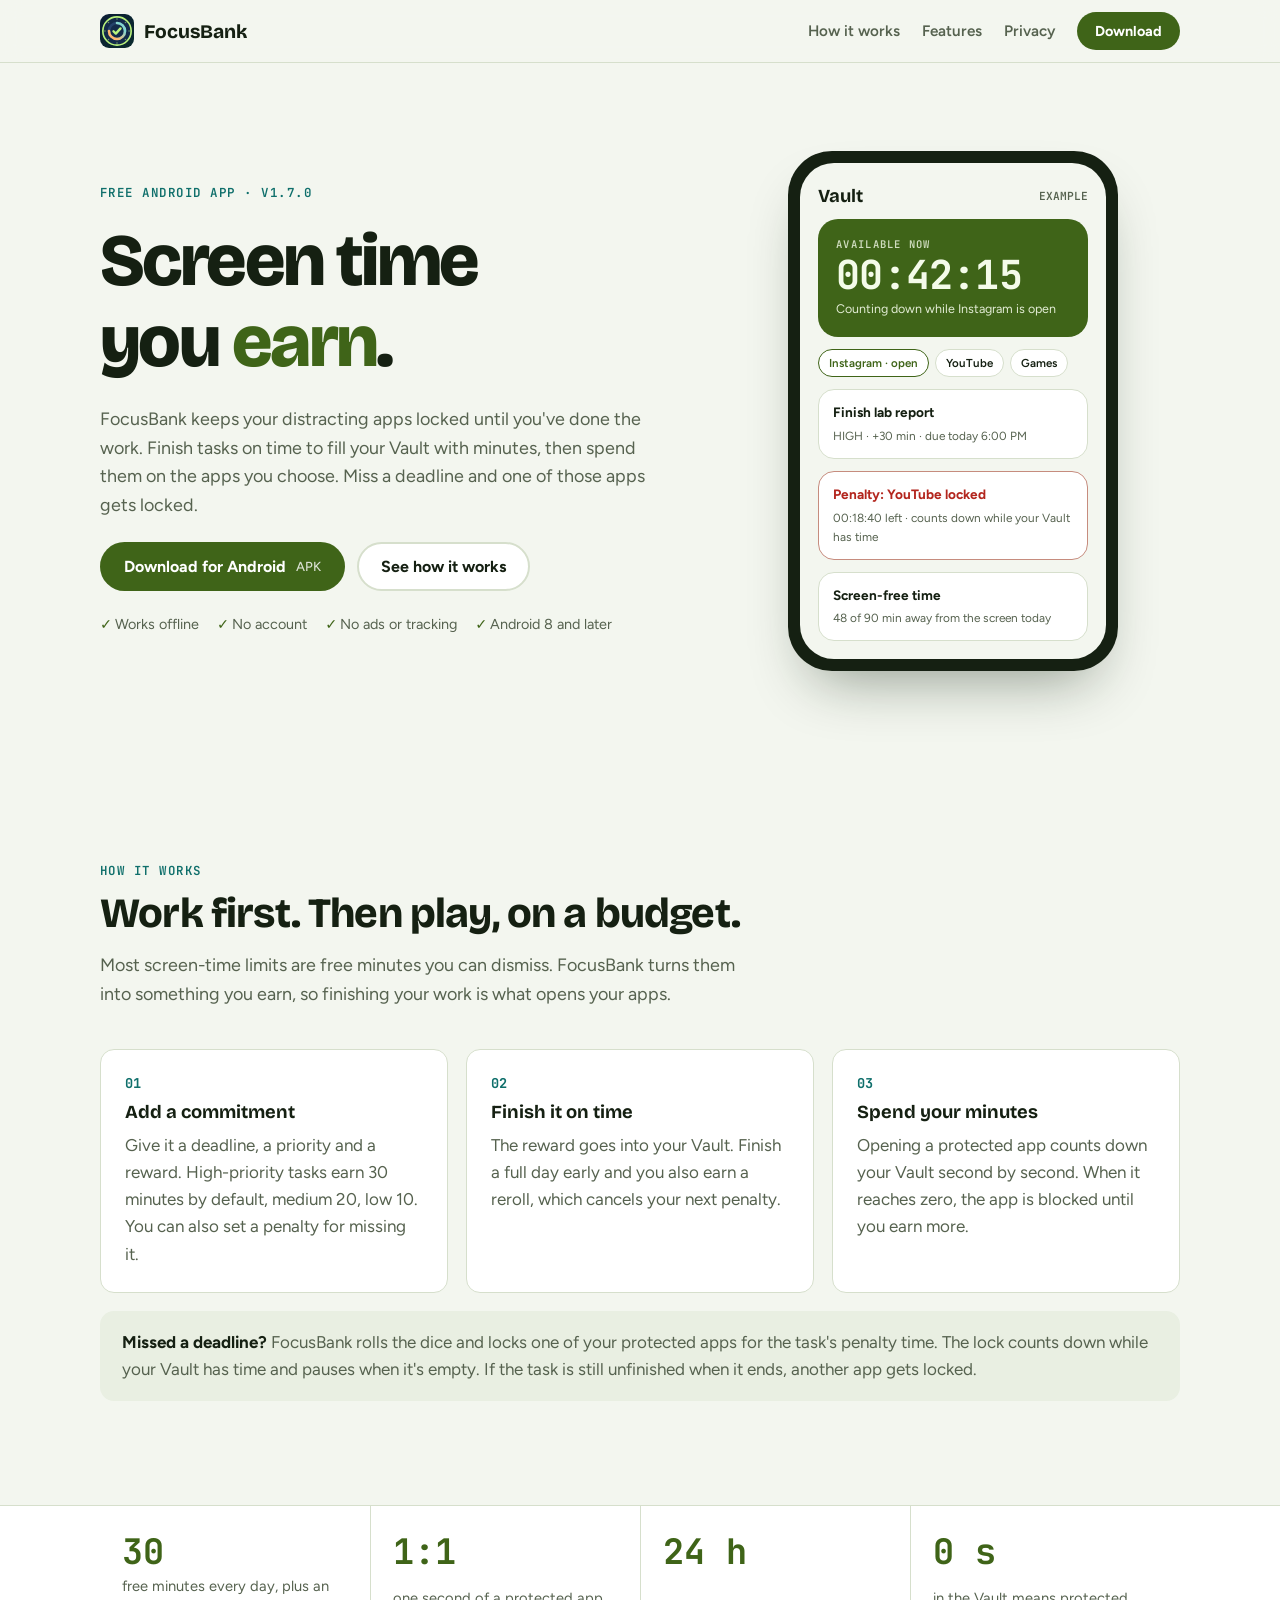
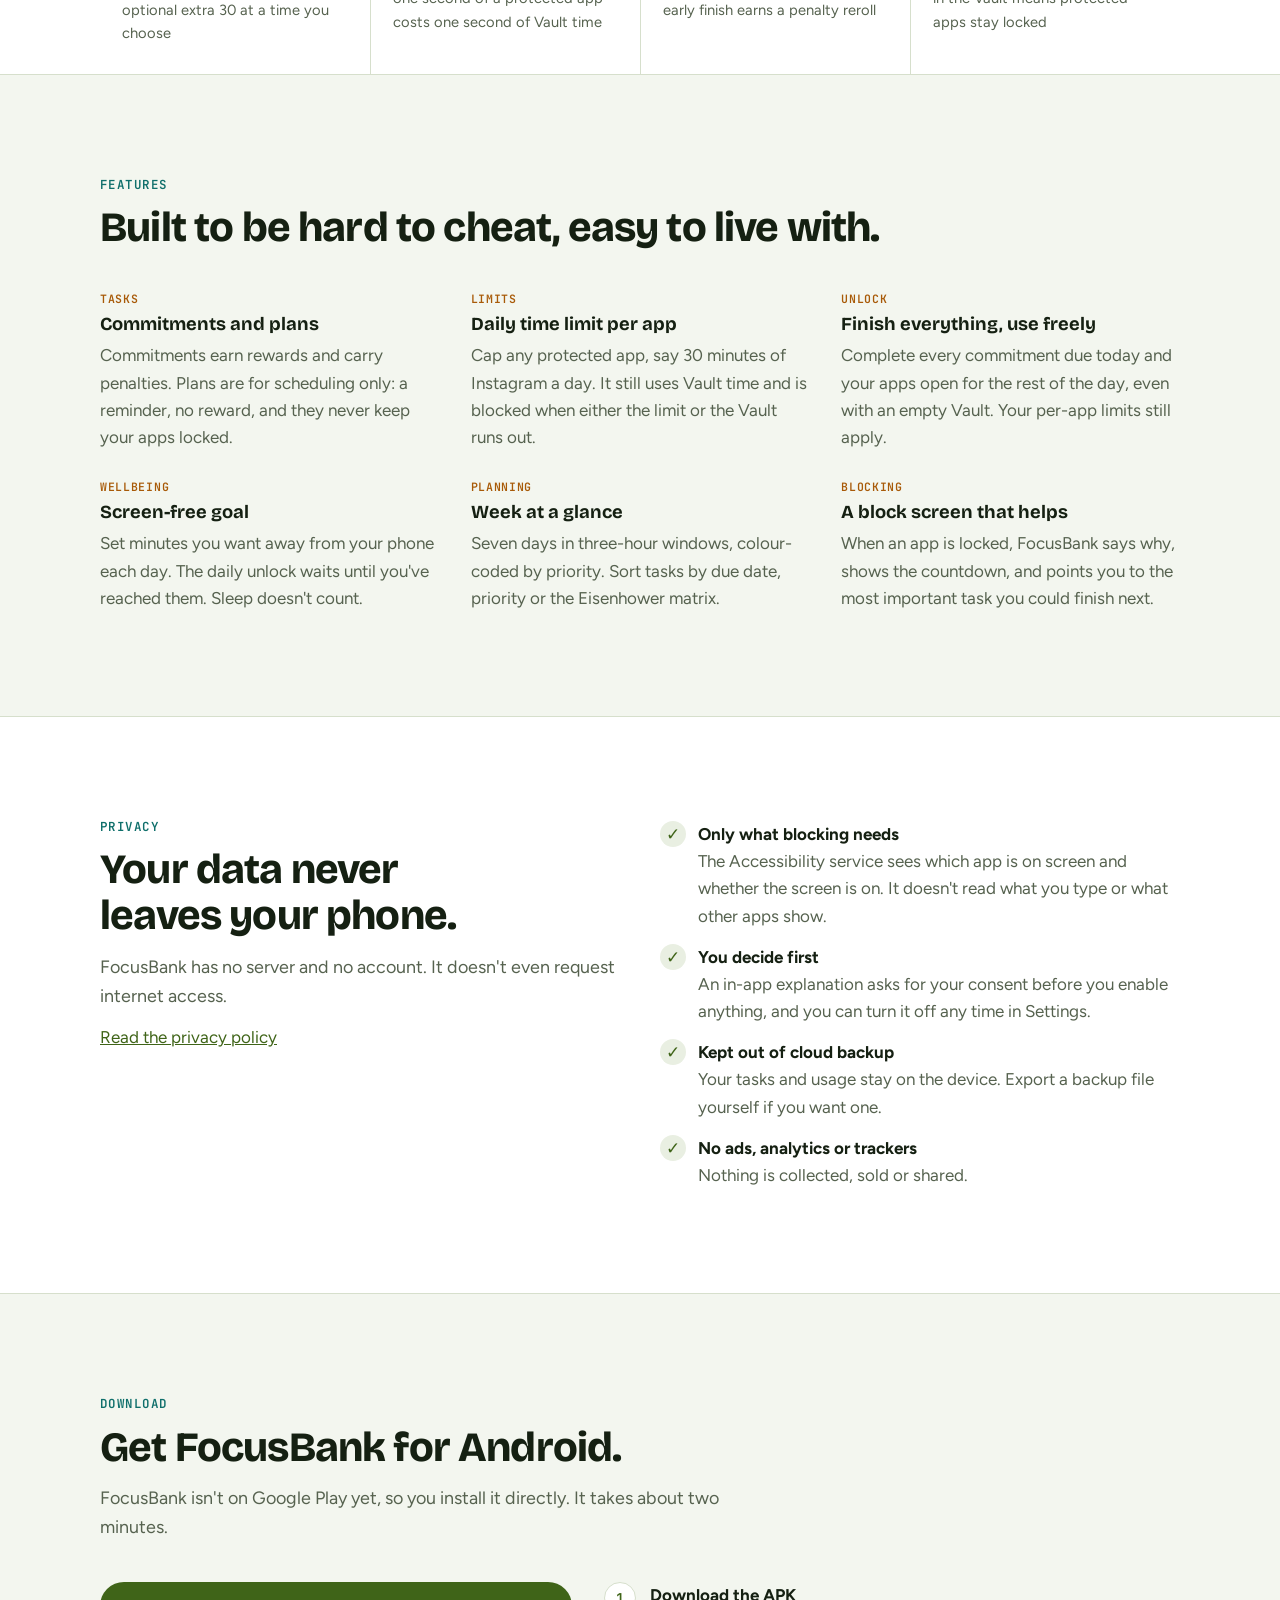
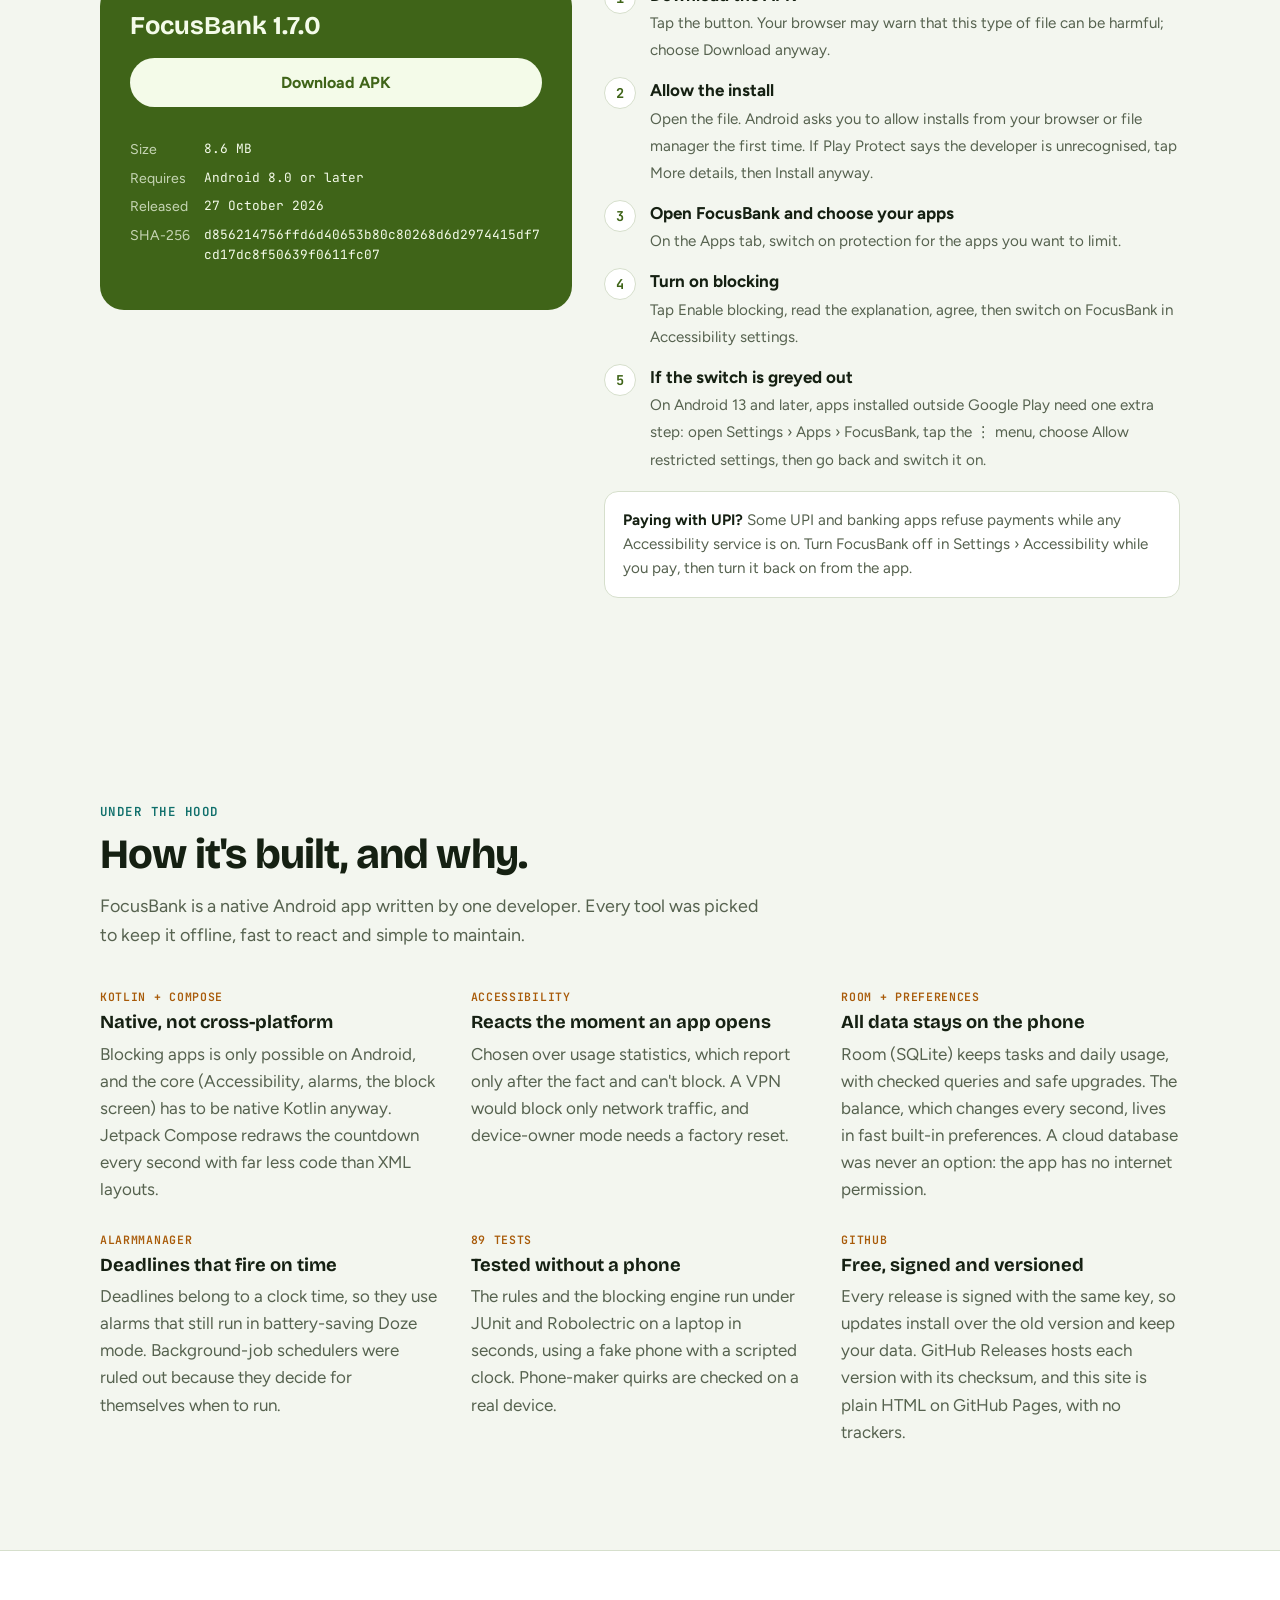
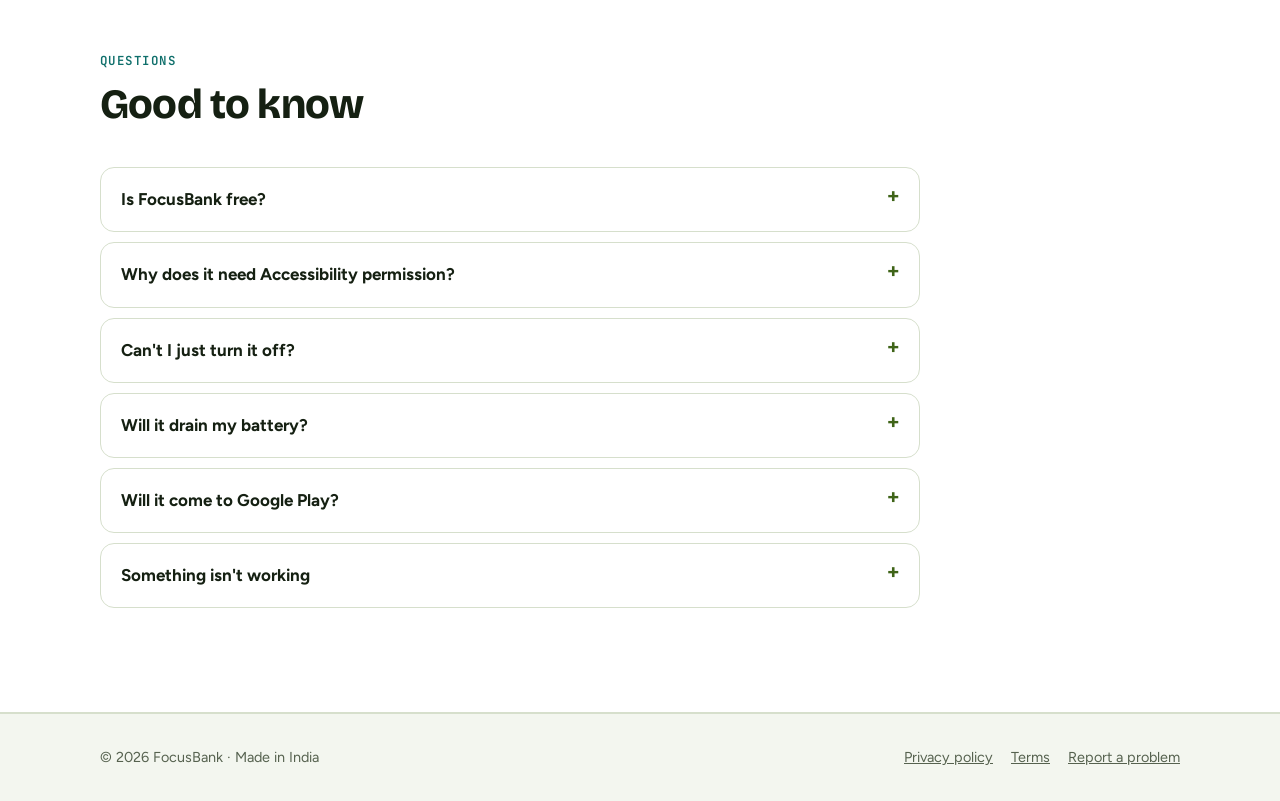
<file: index.html>
<!doctype html>
<html lang="en">
<head>
<meta charset="utf-8">
<meta name="viewport" content="width=device-width, initial-scale=1, viewport-fit=cover">
<title>FocusBank: screen time you earn</title>
<meta name="description" content="FocusBank is a free Android app that locks distracting apps until you earn time by finishing your tasks. Offline, no account, no tracking.">
<meta property="og:title" content="FocusBank: screen time you earn">
<meta property="og:description" content="Distracting apps stay locked until you earn minutes by finishing tasks on time. Free for Android 8+.">
<meta name="theme-color" content="#3f6418">
<link rel="icon" href="assets/icon.svg" type="image/svg+xml">
<link rel="preconnect" href="https://fonts.googleapis.com">
<link rel="preconnect" href="https://fonts.gstatic.com" crossorigin>
<link rel="stylesheet" href="https://fonts.googleapis.com/css2?family=Bricolage+Grotesque:opsz,wght@12..96,600;12..96,700;12..96,800&family=Figtree:wght@400;500;600;700&family=JetBrains+Mono:wght@600;700&display=swap">
<link rel="stylesheet" href="assets/site.css">
</head>
<body>

<header class="site-header">
  <div class="wrap">
    <a class="brand" href="./"><img src="assets/icon.svg" alt="" width="34" height="34">FocusBank</a>
    <nav class="nav" aria-label="Main">
      <a class="hide-sm" href="#how">How it works</a>
      <a class="hide-sm" href="#features">Features</a>
      <a class="hide-sm" href="#privacy">Privacy</a>
      <a class="btn btn-primary" href="#download">Download</a>
    </nav>
  </div>
</header>

<main>
  <section class="hero">
    <div class="wrap">
      <div class="hero-copy">
        <p class="eyebrow">Free Android app · v1.7.0</p>
        <h1>Screen time you <em>earn</em>.</h1>
        <p class="lead">FocusBank keeps your distracting apps locked until you've done the work. Finish tasks on time to fill your Vault with minutes, then spend them on the apps you choose. Miss a deadline and one of those apps gets locked.</p>
        <div class="cta-row">
          <a class="btn btn-primary" href="#download">Download for Android <small>APK</small></a>
          <a class="btn btn-ghost" href="#how">See how it works</a>
        </div>
        <div class="facts"><span>Works offline</span><span>No account</span><span>No ads or tracking</span><span>Android 8 and later</span></div>
      </div>

      <div class="phone" aria-label="Example of the FocusBank Vault screen">
        <div class="screen">
          <div class="screen-top"><span>Vault</span><span>EXAMPLE</span></div>
          <div class="vault">
            <span class="vault-label">AVAILABLE NOW</span>
            <span class="vault-time" id="vault-time">00:42:17</span>
            <span class="vault-note">Counting down while Instagram is open</span>
          </div>
          <div class="chip-row"><span class="chip live">Instagram · open</span><span class="chip">YouTube</span><span class="chip">Games</span></div>
          <div class="mini-card"><b>Finish lab report</b><span>HIGH · +30 min · due today 6:00 PM</span></div>
          <div class="mini-card penalty"><b>Penalty: YouTube locked</b><span>00:18:40 left · counts down while your Vault has time</span></div>
          <div class="mini-card"><b>Screen-free time</b><span>48 of 90 min away from the screen today</span></div>
        </div>
      </div>
    </div>
  </section>

  <section class="section" id="how">
    <div class="wrap">
      <div class="section-head">
        <p class="eyebrow">How it works</p>
        <h2>Work first. Then play, on a budget.</h2>
        <p class="lead">Most screen-time limits are free minutes you can dismiss. FocusBank turns them into something you earn, so finishing your work is what opens your apps.</p>
      </div>
      <div class="steps">
        <div class="step"><h3>Add a commitment</h3><p>Give it a deadline, a priority and a reward. High-priority tasks earn 30 minutes by default, medium 20, low 10. You can also set a penalty for missing it.</p></div>
        <div class="step"><h3>Finish it on time</h3><p>The reward goes into your Vault. Finish a full day early and you also earn a reroll, which cancels your next penalty.</p></div>
        <div class="step"><h3>Spend your minutes</h3><p>Opening a protected app counts down your Vault second by second. When it reaches zero, the app is blocked until you earn more.</p></div>
      </div>
      <div class="penalty-note">
        <p><strong>Missed a deadline?</strong> FocusBank rolls the dice and locks one of your protected apps for the task's penalty time. The lock counts down while your Vault has time and pauses when it's empty. If the task is still unfinished when it ends, another app gets locked.</p>
      </div>
    </div>
  </section>

  <section class="band">
    <div class="wrap">
      <div class="rules">
        <div class="rule"><span class="num">30</span><p>free minutes every day, plus an optional extra 30 at a time you choose</p></div>
        <div class="rule"><span class="num">1:1</span><p>one second of a protected app costs one second of Vault time</p></div>
        <div class="rule"><span class="num">24 h</span><p>early finish earns a penalty reroll</p></div>
        <div class="rule"><span class="num">0 s</span><p>in the Vault means protected apps stay locked</p></div>
      </div>
    </div>
  </section>

  <section class="section" id="features">
    <div class="wrap">
      <div class="section-head">
        <p class="eyebrow">Features</p>
        <h2>Built to be hard to cheat, easy to live with.</h2>
      </div>
      <div class="features">
        <div class="feature"><span class="tag">Tasks</span><h3>Commitments and plans</h3><p>Commitments earn rewards and carry penalties. Plans are for scheduling only: a reminder, no reward, and they never keep your apps locked.</p></div>
        <div class="feature"><span class="tag">Limits</span><h3>Daily time limit per app</h3><p>Cap any protected app, say 30 minutes of Instagram a day. It still uses Vault time and is blocked when either the limit or the Vault runs out.</p></div>
        <div class="feature"><span class="tag">Unlock</span><h3>Finish everything, use freely</h3><p>Complete every commitment due today and your apps open for the rest of the day, even with an empty Vault. Your per-app limits still apply.</p></div>
        <div class="feature"><span class="tag">Wellbeing</span><h3>Screen-free goal</h3><p>Set minutes you want away from your phone each day. The daily unlock waits until you've reached them. Sleep doesn't count.</p></div>
        <div class="feature"><span class="tag">Planning</span><h3>Week at a glance</h3><p>Seven days in three-hour windows, colour-coded by priority. Sort tasks by due date, priority or the Eisenhower matrix.</p></div>
        <div class="feature"><span class="tag">Blocking</span><h3>A block screen that helps</h3><p>When an app is locked, FocusBank says why, shows the countdown, and points you to the most important task you could finish next.</p></div>
      </div>
    </div>
  </section>

  <section class="section band" id="privacy">
    <div class="wrap privacy">
      <div class="section-head" style="margin:0">
        <p class="eyebrow">Privacy</p>
        <h2>Your data never leaves your phone.</h2>
        <p class="lead">FocusBank has no server and no account. It doesn't even request internet access.</p>
        <p><a href="privacy.html">Read the privacy policy</a></p>
      </div>
      <ul class="checks">
        <li><div><b>Only what blocking needs</b><br><span>The Accessibility service sees which app is on screen and whether the screen is on. It doesn't read what you type or what other apps show.</span></div></li>
        <li><div><b>You decide first</b><br><span>An in-app explanation asks for your consent before you enable anything, and you can turn it off any time in Settings.</span></div></li>
        <li><div><b>Kept out of cloud backup</b><br><span>Your tasks and usage stay on the device. Export a backup file yourself if you want one.</span></div></li>
        <li><div><b>No ads, analytics or trackers</b><br><span>Nothing is collected, sold or shared.</span></div></li>
      </ul>
    </div>
  </section>

  <section class="section" id="download">
    <div class="wrap">
      <div class="section-head">
        <p class="eyebrow">Download</p>
        <h2>Get FocusBank for Android.</h2>
        <p class="lead">FocusBank isn't on Google Play yet, so you install it directly. It takes about two minutes.</p>
      </div>
      <div class="download">
        <div class="dl-card">
          <h3>FocusBank 1.7.0</h3>
          <a class="btn" href="https://github.com/Dasa108/focusbank/releases/latest/download/FocusBank.apk">Download APK</a>
          <dl class="meta">
            <dt>Size</dt><dd>8.6 MB</dd>
            <dt>Requires</dt><dd>Android 8.0 or later</dd>
            <dt>Released</dt><dd>27 October 2026</dd>
            <dt>SHA-256</dt><dd>d856214756ffd6d40653b80c80268d6d2974415df7cd17dc8f50639f0611fc07</dd>
          </dl>
        </div>
        <div>
          <ol class="install">
            <li><div><b>Download the APK</b><span>Tap the button. Your browser may warn that this type of file can be harmful; choose Download anyway.</span></div></li>
            <li><div><b>Allow the install</b><span>Open the file. Android asks you to allow installs from your browser or file manager the first time. If Play Protect says the developer is unrecognised, tap More details, then Install anyway.</span></div></li>
            <li><div><b>Open FocusBank and choose your apps</b><span>On the Apps tab, switch on protection for the apps you want to limit.</span></div></li>
            <li><div><b>Turn on blocking</b><span>Tap Enable blocking, read the explanation, agree, then switch on FocusBank in Accessibility settings.</span></div></li>
            <li><div><b>If the switch is greyed out</b><span>On Android 13 and later, apps installed outside Google Play need one extra step: open Settings › Apps › FocusBank, tap the ⋮ menu, choose Allow restricted settings, then go back and switch it on.</span></div></li>
          </ol>
          <p class="callout"><strong>Paying with UPI?</strong> Some UPI and banking apps refuse payments while any Accessibility service is on. Turn FocusBank off in Settings › Accessibility while you pay, then turn it back on from the app.</p>
        </div>
      </div>
    </div>
  </section>

  <section class="section" id="built">
    <div class="wrap">
      <div class="section-head">
        <p class="eyebrow">Under the hood</p>
        <h2>How it's built, and why.</h2>
        <p class="lead">FocusBank is a native Android app written by one developer. Every tool was picked to keep it offline, fast to react and simple to maintain.</p>
      </div>
      <div class="features">
        <div class="feature"><span class="tag">Kotlin + Compose</span><h3>Native, not cross-platform</h3><p>Blocking apps is only possible on Android, and the core (Accessibility, alarms, the block screen) has to be native Kotlin anyway. Jetpack Compose redraws the countdown every second with far less code than XML layouts.</p></div>
        <div class="feature"><span class="tag">Accessibility</span><h3>Reacts the moment an app opens</h3><p>Chosen over usage statistics, which report only after the fact and can't block. A VPN would block only network traffic, and device-owner mode needs a factory reset.</p></div>
        <div class="feature"><span class="tag">Room + preferences</span><h3>All data stays on the phone</h3><p>Room (SQLite) keeps tasks and daily usage, with checked queries and safe upgrades. The balance, which changes every second, lives in fast built-in preferences. A cloud database was never an option: the app has no internet permission.</p></div>
        <div class="feature"><span class="tag">AlarmManager</span><h3>Deadlines that fire on time</h3><p>Deadlines belong to a clock time, so they use alarms that still run in battery-saving Doze mode. Background-job schedulers were ruled out because they decide for themselves when to run.</p></div>
        <div class="feature"><span class="tag">89 tests</span><h3>Tested without a phone</h3><p>The rules and the blocking engine run under JUnit and Robolectric on a laptop in seconds, using a fake phone with a scripted clock. Phone-maker quirks are checked on a real device.</p></div>
        <div class="feature"><span class="tag">GitHub</span><h3>Free, signed and versioned</h3><p>Every release is signed with the same key, so updates install over the old version and keep your data. GitHub Releases hosts each version with its checksum, and this site is plain HTML on GitHub Pages, with no trackers.</p></div>
      </div>
    </div>
  </section>

  <section class="section band" id="faq">
    <div class="wrap">
      <div class="section-head"><p class="eyebrow">Questions</p><h2>Good to know</h2></div>
      <div class="faq">
        <details><summary>Is FocusBank free?</summary><p>Yes. There are no ads, subscriptions or in-app purchases.</p></details>
        <details><summary>Why does it need Accessibility permission?</summary><p>It's the only way an Android app can tell, the moment you switch apps, that a protected app has opened, and then show the block screen. FocusBank only uses the app's package name and whether the screen is on.</p></details>
        <details><summary>Can't I just turn it off?</summary><p>Yes, in Settings, and that's deliberate. FocusBank is a self-control tool for your own phone, not parental control. It makes turning it off a conscious choice rather than a single tap inside the app.</p></details>
        <details><summary>Will it drain my battery?</summary><p>It reacts to app switches and runs one light check per second while it's on. It needs no network and does no background syncing.</p></details>
        <details><summary>Will it come to Google Play?</summary><p>That's the plan. When it does, it will be a separate install: back up your data from the Vault screen first, then install the Play version.</p></details>
        <details><summary>Something isn't working</summary><p>Some phone makers stop background services to save battery. If blocking stops, check that FocusBank is still on in Accessibility settings and allowed to run in the background. You can report problems on <a href="https://github.com/Dasa108/focusbank/issues">GitHub</a>.</p></details>
      </div>
    </div>
  </section>
</main>

<footer class="site-footer">
  <div class="wrap">
    <span>© 2026 FocusBank · Made in India</span>
    <nav aria-label="Footer"><a href="privacy.html">Privacy policy</a><a href="terms.html">Terms</a><a href="https://github.com/Dasa108/focusbank/issues">Report a problem</a></nav>
  </div>
</footer>

<script>
  // Example Vault countdown in the hero; stays still for people who prefer reduced motion.
  (function () {
    const el = document.getElementById('vault-time');
    if (!el || window.matchMedia('(prefers-reduced-motion: reduce)').matches) return;
    let s = 42 * 60 + 17;
    const fmt = n => String(n).padStart(2, '0');
    setInterval(() => {
      s = s > 40 * 60 ? s - 1 : 42 * 60 + 17;
      el.textContent = `${fmt(Math.floor(s / 3600))}:${fmt(Math.floor(s % 3600 / 60))}:${fmt(s % 60)}`;
    }, 1000);
  })();
</script>
</body>
</html>
</file>
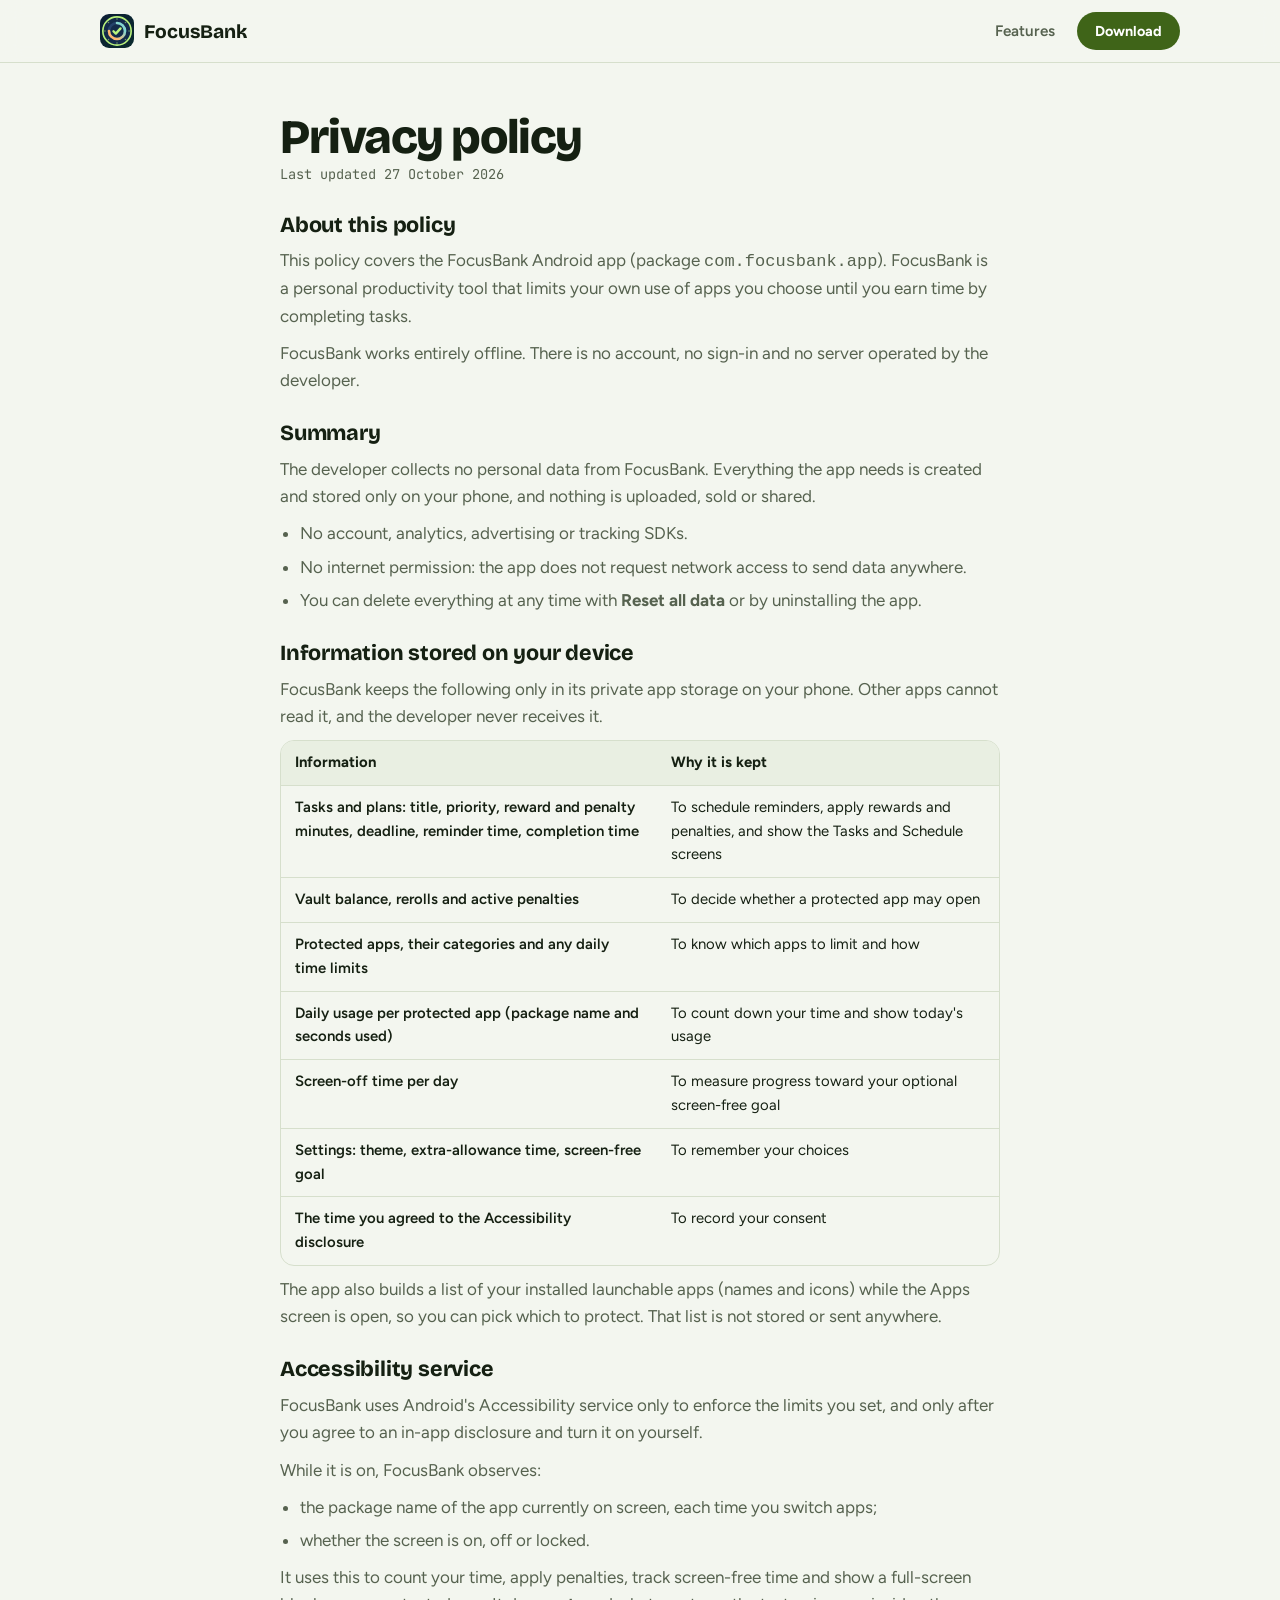
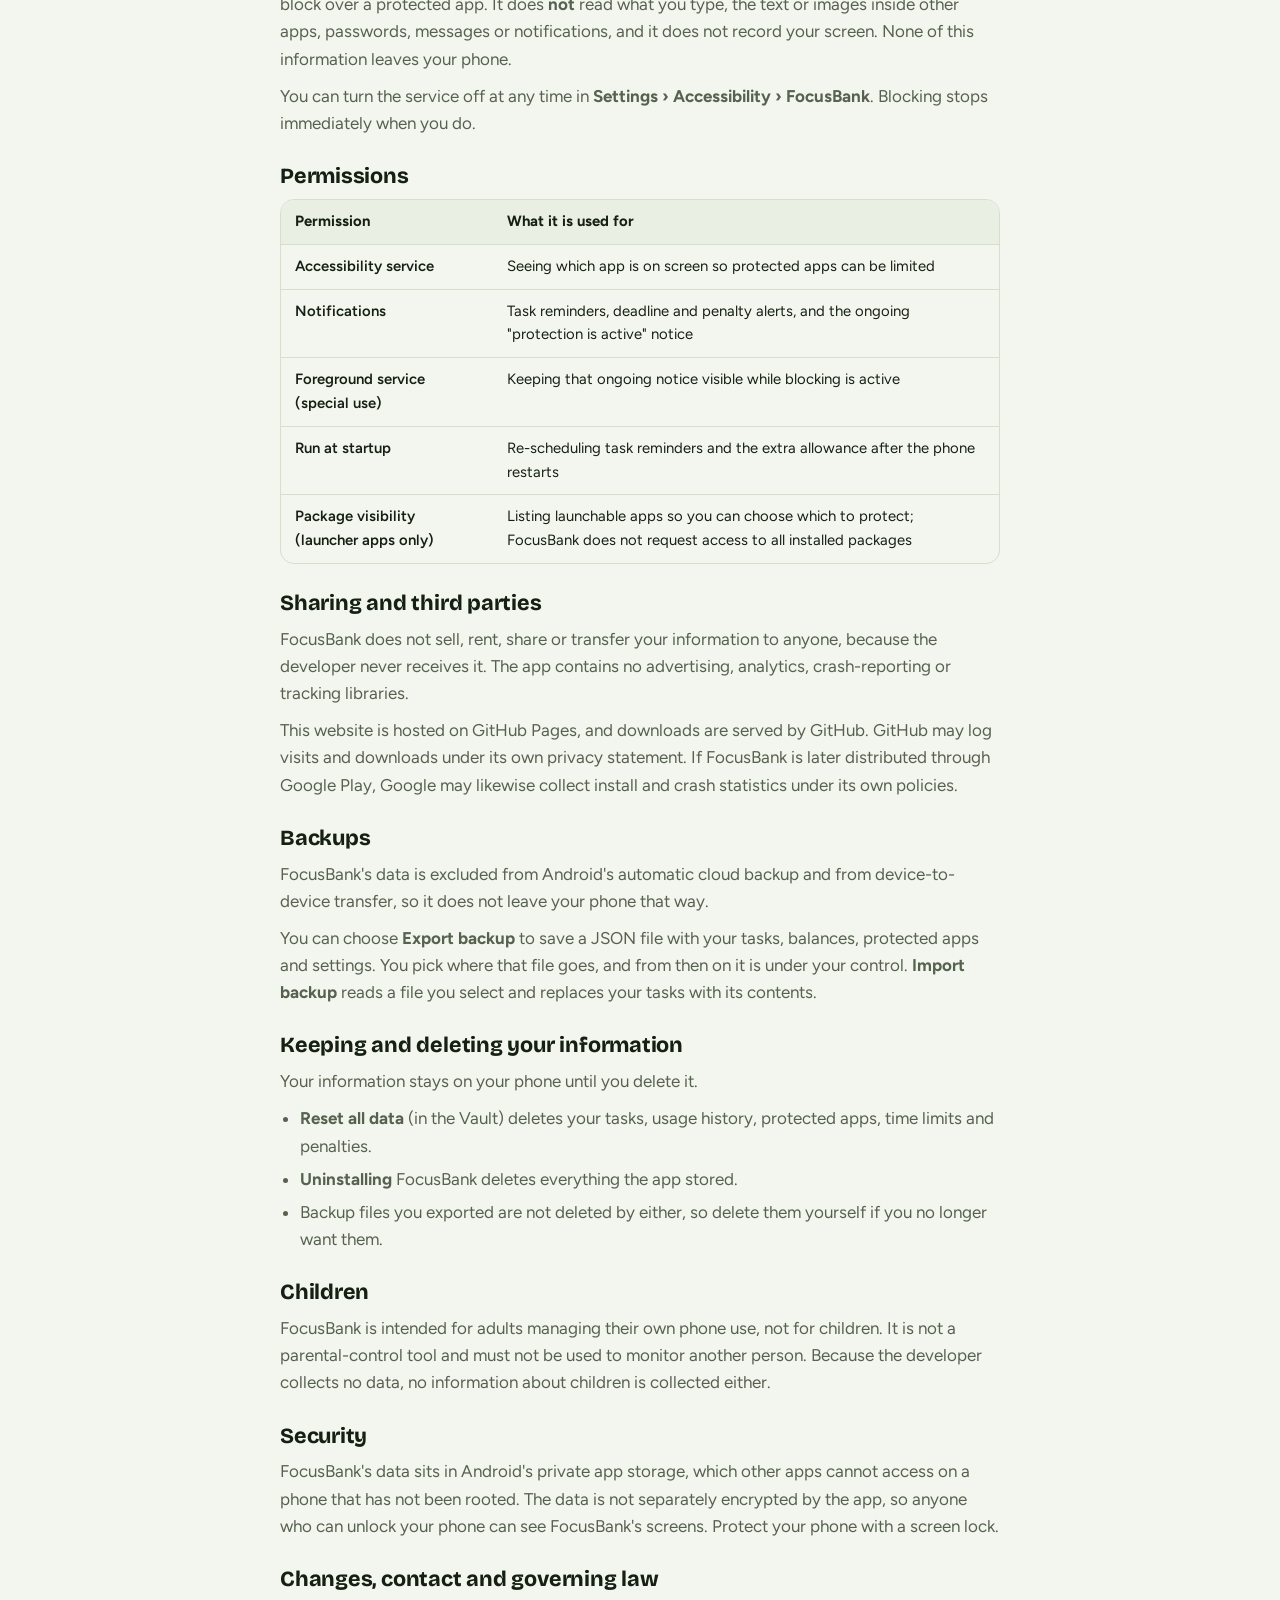
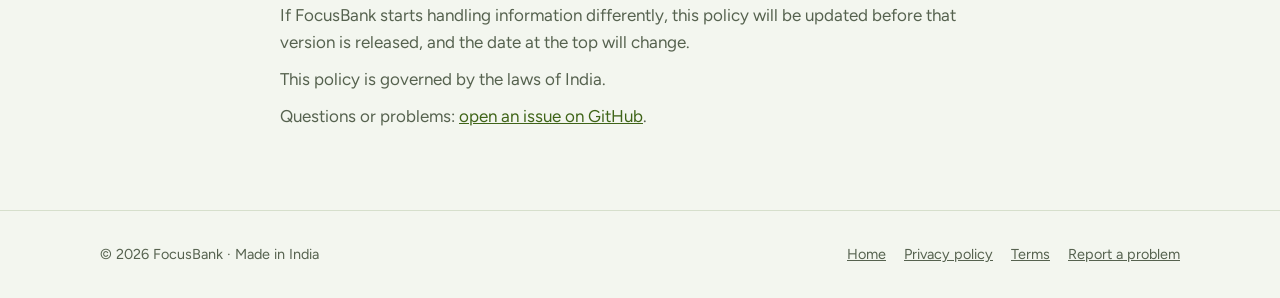
<file: privacy.html>
<!doctype html>
<html lang="en">
<head>
<meta charset="utf-8">
<meta name="viewport" content="width=device-width, initial-scale=1, viewport-fit=cover">
<title>Privacy policy · FocusBank</title>
<meta name="theme-color" content="#3f6418">
<link rel="icon" href="assets/icon.svg" type="image/svg+xml">
<link rel="preconnect" href="https://fonts.googleapis.com">
<link rel="preconnect" href="https://fonts.gstatic.com" crossorigin>
<link rel="stylesheet" href="https://fonts.googleapis.com/css2?family=Bricolage+Grotesque:opsz,wght@12..96,600;12..96,700;12..96,800&family=Figtree:wght@400;500;600;700&family=JetBrains+Mono:wght@600;700&display=swap">
<link rel="stylesheet" href="assets/site.css">
</head>
<body>
<header class="site-header">
  <div class="wrap">
    <a class="brand" href="./"><img src="assets/icon.svg" alt="" width="34" height="34">FocusBank</a>
    <nav class="nav" aria-label="Main"><a class="hide-sm" href="./#features">Features</a><a class="btn btn-primary" href="./#download">Download</a></nav>
  </div>
</header>
<main class="wrap legal">
<div><h1>Privacy policy</h1><p class="updated">Last updated 27 October 2026</p></div>
<section><h2>About this policy</h2><p>This policy covers the FocusBank Android app (package <code>com.focusbank.app</code>). FocusBank is a personal productivity tool that limits your own use of apps you choose until you earn time by completing tasks.</p><p>FocusBank works entirely offline. There is no account, no sign-in and no server operated by the developer.</p></section>
<section><h2>Summary</h2><p>The developer collects no personal data from FocusBank. Everything the app needs is created and stored only on your phone, and nothing is uploaded, sold or shared.</p><ul><li>No account, analytics, advertising or tracking SDKs.</li><li>No internet permission: the app does not request network access to send data anywhere.</li><li>You can delete everything at any time with <b>Reset all data</b> or by uninstalling the app.</li></ul></section>
<section><h2>Information stored on your device</h2><p>FocusBank keeps the following only in its private app storage on your phone. Other apps cannot read it, and the developer never receives it.</p>
<div class="table-wrap"><table><thead><tr><th>Information</th><th>Why it is kept</th></tr></thead><tbody>
<tr><td>Tasks and plans: title, priority, reward and penalty minutes, deadline, reminder time, completion time</td><td>To schedule reminders, apply rewards and penalties, and show the Tasks and Schedule screens</td></tr>
<tr><td>Vault balance, rerolls and active penalties</td><td>To decide whether a protected app may open</td></tr>
<tr><td>Protected apps, their categories and any daily time limits</td><td>To know which apps to limit and how</td></tr>
<tr><td>Daily usage per protected app (package name and seconds used)</td><td>To count down your time and show today's usage</td></tr>
<tr><td>Screen-off time per day</td><td>To measure progress toward your optional screen-free goal</td></tr>
<tr><td>Settings: theme, extra-allowance time, screen-free goal</td><td>To remember your choices</td></tr>
<tr><td>The time you agreed to the Accessibility disclosure</td><td>To record your consent</td></tr>
</tbody></table></div>
<p>The app also builds a list of your installed launchable apps (names and icons) while the Apps screen is open, so you can pick which to protect. That list is not stored or sent anywhere.</p></section>
<section><h2>Accessibility service</h2><p>FocusBank uses Android's Accessibility service only to enforce the limits you set, and only after you agree to an in-app disclosure and turn it on yourself.</p><p>While it is on, FocusBank observes:</p><ul><li>the package name of the app currently on screen, each time you switch apps;</li><li>whether the screen is on, off or locked.</li></ul><p>It uses this to count your time, apply penalties, track screen-free time and show a full-screen block over a protected app. It does <b>not</b> read what you type, the text or images inside other apps, passwords, messages or notifications, and it does not record your screen. None of this information leaves your phone.</p><p>You can turn the service off at any time in <b>Settings › Accessibility › FocusBank</b>. Blocking stops immediately when you do.</p></section>
<section><h2>Permissions</h2><div class="table-wrap"><table><thead><tr><th>Permission</th><th>What it is used for</th></tr></thead><tbody>
<tr><td>Accessibility service</td><td>Seeing which app is on screen so protected apps can be limited</td></tr>
<tr><td>Notifications</td><td>Task reminders, deadline and penalty alerts, and the ongoing "protection is active" notice</td></tr>
<tr><td>Foreground service (special use)</td><td>Keeping that ongoing notice visible while blocking is active</td></tr>
<tr><td>Run at startup</td><td>Re-scheduling task reminders and the extra allowance after the phone restarts</td></tr>
<tr><td>Package visibility (launcher apps only)</td><td>Listing launchable apps so you can choose which to protect; FocusBank does not request access to all installed packages</td></tr>
</tbody></table></div></section>
<section><h2>Sharing and third parties</h2><p>FocusBank does not sell, rent, share or transfer your information to anyone, because the developer never receives it. The app contains no advertising, analytics, crash-reporting or tracking libraries.</p><p>This website is hosted on GitHub Pages, and downloads are served by GitHub. GitHub may log visits and downloads under its own privacy statement. If FocusBank is later distributed through Google Play, Google may likewise collect install and crash statistics under its own policies.</p></section>
<section><h2>Backups</h2><p>FocusBank's data is excluded from Android's automatic cloud backup and from device-to-device transfer, so it does not leave your phone that way.</p><p>You can choose <b>Export backup</b> to save a JSON file with your tasks, balances, protected apps and settings. You pick where that file goes, and from then on it is under your control. <b>Import backup</b> reads a file you select and replaces your tasks with its contents.</p></section>
<section><h2>Keeping and deleting your information</h2><p>Your information stays on your phone until you delete it.</p><ul><li><b>Reset all data</b> (in the Vault) deletes your tasks, usage history, protected apps, time limits and penalties.</li><li><b>Uninstalling</b> FocusBank deletes everything the app stored.</li><li>Backup files you exported are not deleted by either, so delete them yourself if you no longer want them.</li></ul></section>
<section><h2>Children</h2><p>FocusBank is intended for adults managing their own phone use, not for children. It is not a parental-control tool and must not be used to monitor another person. Because the developer collects no data, no information about children is collected either.</p></section>
<section><h2>Security</h2><p>FocusBank's data sits in Android's private app storage, which other apps cannot access on a phone that has not been rooted. The data is not separately encrypted by the app, so anyone who can unlock your phone can see FocusBank's screens. Protect your phone with a screen lock.</p></section>
<section><h2>Changes, contact and governing law</h2><p>If FocusBank starts handling information differently, this policy will be updated before that version is released, and the date at the top will change.</p><p>This policy is governed by the laws of India.</p><p>Questions or problems: <a href="https://github.com/Dasa108/focusbank/issues">open an issue on GitHub</a>.</p></section>
</main>
<footer class="site-footer">
  <div class="wrap">
    <span>© 2026 FocusBank · Made in India</span>
    <nav aria-label="Footer"><a href="./">Home</a><a href="privacy.html">Privacy policy</a><a href="terms.html">Terms</a><a href="https://github.com/Dasa108/focusbank/issues">Report a problem</a></nav>
  </div>
</footer>
</body>
</html>
</file>
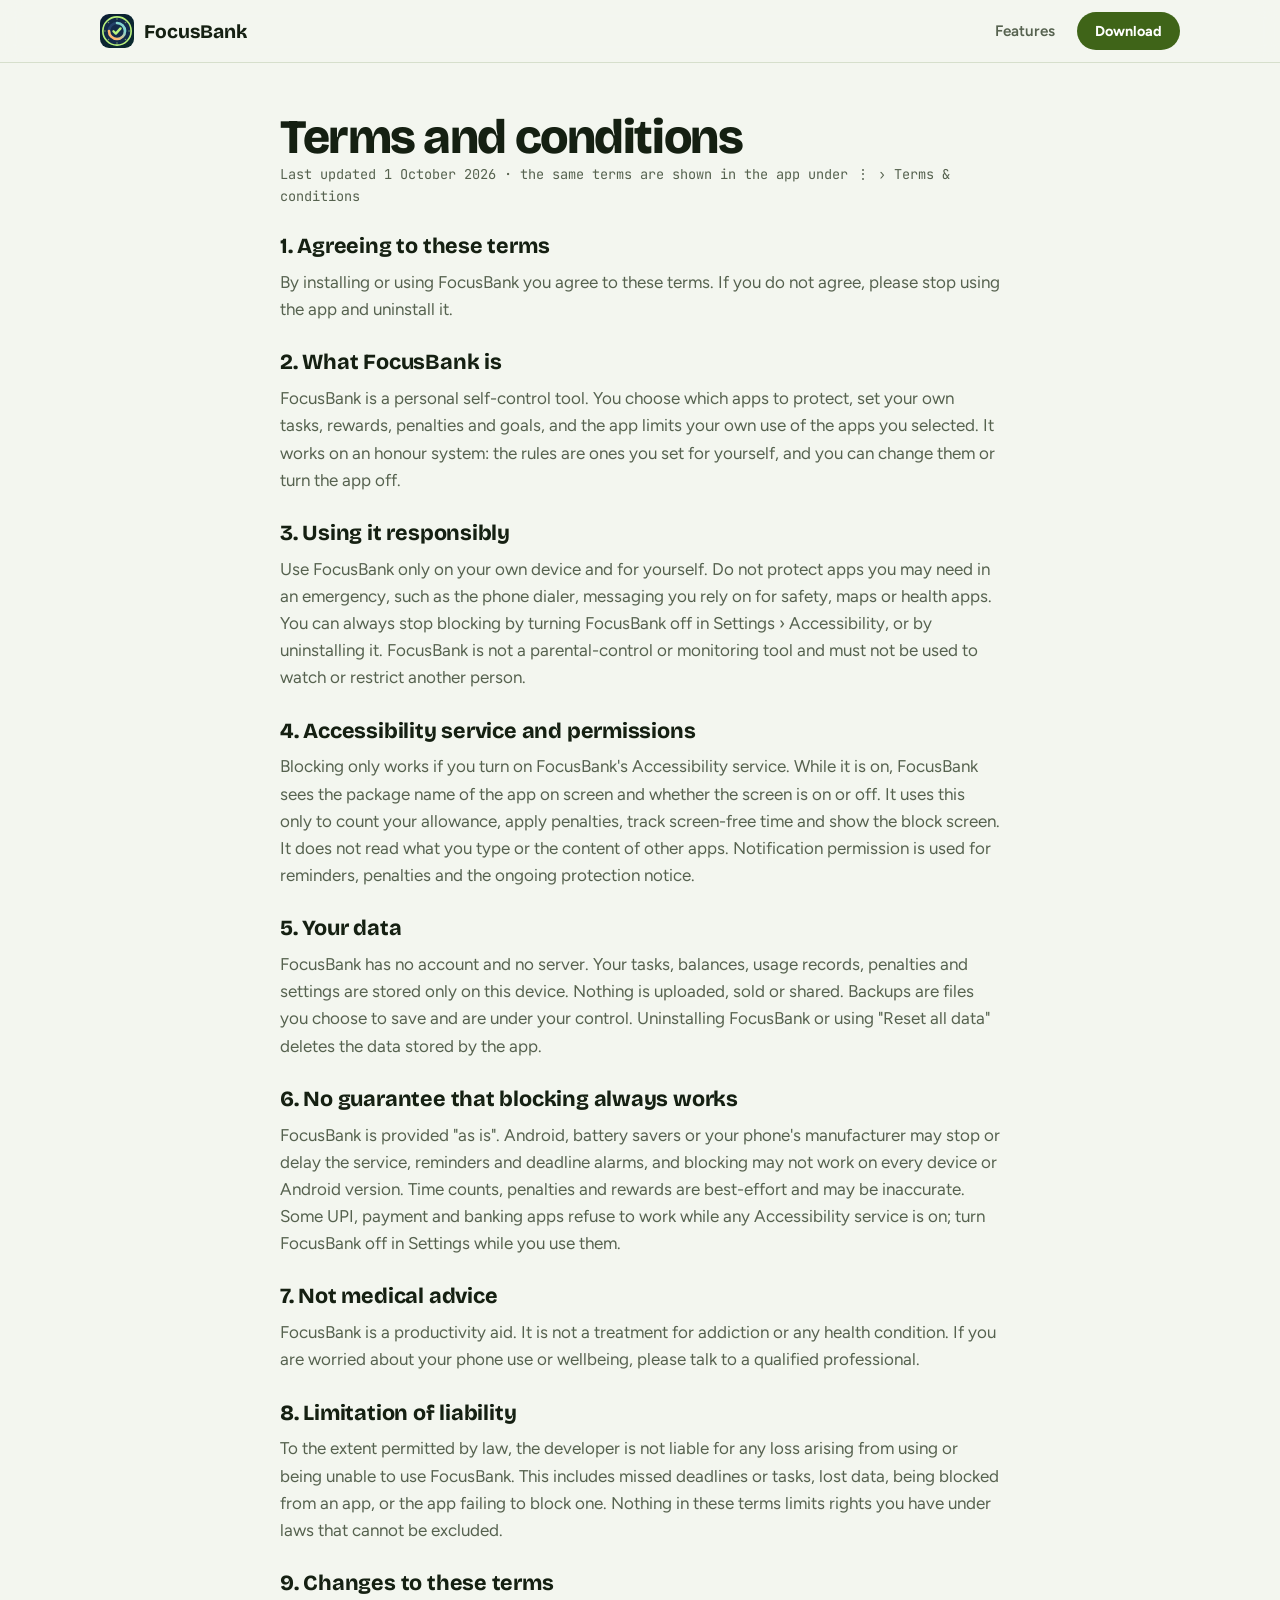
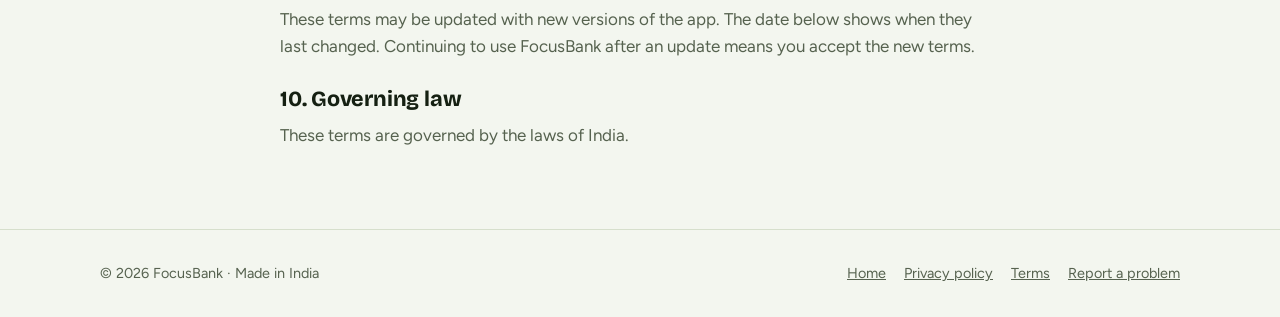
<file: terms.html>
<!doctype html>
<html lang="en">
<head>
<meta charset="utf-8">
<meta name="viewport" content="width=device-width, initial-scale=1, viewport-fit=cover">
<title>Terms · FocusBank</title>
<meta name="theme-color" content="#3f6418">
<link rel="icon" href="assets/icon.svg" type="image/svg+xml">
<link rel="preconnect" href="https://fonts.googleapis.com">
<link rel="preconnect" href="https://fonts.gstatic.com" crossorigin>
<link rel="stylesheet" href="https://fonts.googleapis.com/css2?family=Bricolage+Grotesque:opsz,wght@12..96,600;12..96,700;12..96,800&family=Figtree:wght@400;500;600;700&family=JetBrains+Mono:wght@600;700&display=swap">
<link rel="stylesheet" href="assets/site.css">
</head>
<body>
<header class="site-header">
  <div class="wrap">
    <a class="brand" href="./"><img src="assets/icon.svg" alt="" width="34" height="34">FocusBank</a>
    <nav class="nav" aria-label="Main"><a class="hide-sm" href="./#features">Features</a><a class="btn btn-primary" href="./#download">Download</a></nav>
  </div>
</header>
<main class="wrap legal">
<div><h1>Terms and conditions</h1><p class="updated">Last updated 1 October 2026 · the same terms are shown in the app under ⋮ › Terms &amp; conditions</p></div>
<section><h2>1. Agreeing to these terms</h2><p>By installing or using FocusBank you agree to these terms. If you do not agree, please stop using the app and uninstall it.</p></section>
<section><h2>2. What FocusBank is</h2><p>FocusBank is a personal self-control tool. You choose which apps to protect, set your own tasks, rewards, penalties and goals, and the app limits your own use of the apps you selected. It works on an honour system: the rules are ones you set for yourself, and you can change them or turn the app off.</p></section>
<section><h2>3. Using it responsibly</h2><p>Use FocusBank only on your own device and for yourself. Do not protect apps you may need in an emergency, such as the phone dialer, messaging you rely on for safety, maps or health apps. You can always stop blocking by turning FocusBank off in Settings › Accessibility, or by uninstalling it. FocusBank is not a parental-control or monitoring tool and must not be used to watch or restrict another person.</p></section>
<section><h2>4. Accessibility service and permissions</h2><p>Blocking only works if you turn on FocusBank&#x27;s Accessibility service. While it is on, FocusBank sees the package name of the app on screen and whether the screen is on or off. It uses this only to count your allowance, apply penalties, track screen-free time and show the block screen. It does not read what you type or the content of other apps. Notification permission is used for reminders, penalties and the ongoing protection notice.</p></section>
<section><h2>5. Your data</h2><p>FocusBank has no account and no server. Your tasks, balances, usage records, penalties and settings are stored only on this device. Nothing is uploaded, sold or shared. Backups are files you choose to save and are under your control. Uninstalling FocusBank or using &quot;Reset all data&quot; deletes the data stored by the app.</p></section>
<section><h2>6. No guarantee that blocking always works</h2><p>FocusBank is provided &quot;as is&quot;. Android, battery savers or your phone&#x27;s manufacturer may stop or delay the service, reminders and deadline alarms, and blocking may not work on every device or Android version. Time counts, penalties and rewards are best-effort and may be inaccurate. Some UPI, payment and banking apps refuse to work while any Accessibility service is on; turn FocusBank off in Settings while you use them.</p></section>
<section><h2>7. Not medical advice</h2><p>FocusBank is a productivity aid. It is not a treatment for addiction or any health condition. If you are worried about your phone use or wellbeing, please talk to a qualified professional.</p></section>
<section><h2>8. Limitation of liability</h2><p>To the extent permitted by law, the developer is not liable for any loss arising from using or being unable to use FocusBank. This includes missed deadlines or tasks, lost data, being blocked from an app, or the app failing to block one. Nothing in these terms limits rights you have under laws that cannot be excluded.</p></section>
<section><h2>9. Changes to these terms</h2><p>These terms may be updated with new versions of the app. The date below shows when they last changed. Continuing to use FocusBank after an update means you accept the new terms.</p></section>
<section><h2>10. Governing law</h2><p>These terms are governed by the laws of India.</p></section>
</main>
<footer class="site-footer">
  <div class="wrap">
    <span>© 2026 FocusBank · Made in India</span>
    <nav aria-label="Footer"><a href="./">Home</a><a href="privacy.html">Privacy policy</a><a href="terms.html">Terms</a><a href="https://github.com/Dasa108/focusbank/issues">Report a problem</a></nav>
  </div>
</footer>
</body>
</html>
</file>
<file: assets/site.css>
/* FocusBank site. Layout: one centred column (max 1120px); hero splits text | phone, sections stack. */
:root {
  --bg: #f3f6ef;
  --surface: #ffffff;
  --surface-2: #e9efe2;
  --ink: #152012;
  --muted: #56624f;
  --line: #d6dfcc;
  --brand: #3f6418;          /* vault green */
  --brand-ink: #ffffff;
  --lime: #b9f27c;
  --teal: #0f6f6b;
  --amber: #a85a08;
  --danger: #b3261e;
  --vault-bg: #3f6418;
  --vault-ink: #f4fbe9;
  --phone-frame: #152012;
  --display: "Bricolage Grotesque", "Avenir Next", "Segoe UI", system-ui, sans-serif;
  --body: "Figtree", "Segoe UI", system-ui, -apple-system, sans-serif;
  --mono: "JetBrains Mono", ui-monospace, "SF Mono", Menlo, Consolas, monospace;
  --radius: 14px;
  color-scheme: light;
}
@media (prefers-color-scheme: dark) {
  :root:not([data-theme="light"]) {
    --bg: #0b1426; --surface: #12203a; --surface-2: #182a4a; --ink: #e7eef8; --muted: #9fb0c8;
    --line: #22355a; --brand: #b9f27c; --brand-ink: #10200a; --lime: #b9f27c; --teal: #83d5d0;
    --amber: #ffb870; --danger: #ffb4ab; --vault-bg: #b9f27c; --vault-ink: #10200a; --phone-frame: #05090f;
    color-scheme: dark;
  }
}
:root[data-theme="dark"] {
  --bg: #0b1426; --surface: #12203a; --surface-2: #182a4a; --ink: #e7eef8; --muted: #9fb0c8;
  --line: #22355a; --brand: #b9f27c; --brand-ink: #10200a; --lime: #b9f27c; --teal: #83d5d0;
  --amber: #ffb870; --danger: #ffb4ab; --vault-bg: #b9f27c; --vault-ink: #10200a; --phone-frame: #05090f;
  color-scheme: dark;
}

* { box-sizing: border-box; }
html { scroll-padding-top: 80px; }
@media (prefers-reduced-motion: no-preference) { html { scroll-behavior: smooth; } }
body { margin: 0; background: var(--bg); color: var(--ink); font: 400 17px/1.6 var(--body); }
img, svg { max-width: 100%; }
a { color: var(--brand); }
a:focus-visible, button:focus-visible, summary:focus-visible { outline: 3px solid var(--teal); outline-offset: 3px; border-radius: 6px; }
h1, h2, h3 { font-family: var(--display); line-height: 1.1; text-wrap: balance; margin: 0; }
h2 { font-size: clamp(1.8rem, 4vw, 2.6rem); font-weight: 750; letter-spacing: -0.02em; }
h3 { font-size: 1.15rem; font-weight: 700; }
p { margin: 0; }
.wrap { max-width: 1120px; margin: 0 auto; padding-left: max(20px, env(safe-area-inset-left, 0px)); padding-right: max(20px, env(safe-area-inset-right, 0px)); }
.eyebrow { font: 600 0.78rem/1 var(--mono); letter-spacing: 0.12em; text-transform: uppercase; color: var(--teal); }
.lead { color: var(--muted); font-size: 1.12rem; max-width: 60ch; }
.section { padding-block: clamp(56px, 9vw, 104px); }
.section-head { display: grid; gap: 14px; margin-bottom: 40px; }

/* Header */
.site-header { position: sticky; top: 0; z-index: 10; background: color-mix(in srgb, var(--bg) 88%, transparent); backdrop-filter: blur(10px); border-bottom: 1px solid var(--line); }
.site-header .wrap { display: flex; align-items: center; justify-content: space-between; gap: 16px; padding-block: 12px; }
.brand { display: flex; align-items: center; gap: 10px; font: 750 1.2rem var(--display); color: var(--ink); text-decoration: none; }
.brand img { width: 34px; height: 34px; border-radius: 9px; flex: none; }
.nav { display: flex; align-items: center; gap: 22px; font-weight: 600; font-size: 0.95rem; }
.nav a { color: var(--muted); text-decoration: none; }
.nav a:hover { color: var(--ink); }
.nav a.btn-primary, .nav a.btn-primary:hover { color: var(--brand-ink); }
@media (max-width: 760px) { .nav .hide-sm { display: none; } }

/* Buttons */
.btn { display: inline-flex; align-items: center; gap: 10px; padding: 13px 22px; border-radius: 999px; font: 700 1rem var(--body); text-decoration: none; border: 2px solid transparent; transition: transform .15s ease; }
.btn:hover { transform: translateY(-1px); }
.btn-primary { background: var(--brand); color: var(--brand-ink); }
.btn-ghost { border-color: var(--line); color: var(--ink); background: var(--surface); }
.btn small { font-weight: 500; opacity: .8; font-size: .82rem; }
.nav .btn { padding: 8px 16px; font-size: .9rem; }

/* Hero */
.hero { padding-block: clamp(40px, 7vw, 88px) clamp(48px, 7vw, 96px); }
.hero .wrap { display: grid; grid-template-columns: 1.1fr 0.9fr; gap: clamp(32px, 6vw, 72px); align-items: center; }
.hero-copy { display: grid; gap: 22px; min-width: 0; }
.hero h1 { font-size: clamp(2.6rem, 7vw, 4.6rem); font-weight: 800; letter-spacing: -0.035em; }
.hero h1 em { font-style: normal; color: var(--brand); }
.cta-row { display: flex; flex-wrap: wrap; gap: 12px; }
.facts { display: flex; flex-wrap: wrap; gap: 8px 18px; color: var(--muted); font-size: .9rem; }
.facts span::before { content: "✓ "; color: var(--brand); font-weight: 700; }
@media (max-width: 860px) { .hero .wrap { grid-template-columns: 1fr; } }

/* Phone mockup (pure HTML, example data) */
.phone { justify-self: center; width: min(330px, 100%); background: var(--phone-frame); border-radius: 44px; padding: 12px; box-shadow: 0 30px 60px -25px rgba(10, 30, 10, .45); }
.screen { background: var(--bg); border-radius: 34px; padding: 22px 18px 18px; display: grid; gap: 12px; font-size: .82rem; }
.screen-top { display: flex; justify-content: space-between; align-items: center; font: 700 1.15rem var(--display); }
.screen-top span:last-child { font: 600 .7rem var(--mono); color: var(--muted); }
.vault { background: var(--vault-bg); color: var(--vault-ink); border-radius: 20px; padding: 18px; display: grid; gap: 4px; }
.vault-label { font: 600 .66rem var(--mono); letter-spacing: .12em; opacity: .8; }
.vault-time { font: 700 2.5rem/1 var(--mono); font-variant-numeric: tabular-nums; letter-spacing: -0.02em; }
.vault-note { font-size: .78rem; opacity: .9; }
.chip-row { display: flex; gap: 6px; flex-wrap: wrap; }
.chip { background: var(--surface); border: 1px solid var(--line); border-radius: 999px; padding: 4px 10px; font-size: .72rem; font-weight: 600; }
.chip.live { border-color: var(--brand); color: var(--brand); }
.mini-card { background: var(--surface); border: 1px solid var(--line); border-radius: 16px; padding: 12px 14px; display: grid; gap: 3px; }
.mini-card b { font-size: .85rem; }
.mini-card span { color: var(--muted); font-size: .74rem; }
.mini-card.penalty { border-color: color-mix(in srgb, var(--danger) 45%, var(--line)); }
.mini-card.penalty b { color: var(--danger); }

/* Steps */
.steps { display: grid; grid-template-columns: repeat(3, 1fr); gap: 18px; counter-reset: step; }
.step { background: var(--surface); border: 1px solid var(--line); border-radius: var(--radius); padding: 24px; display: grid; gap: 10px; align-content: start; min-width: 0; }
.step::before { counter-increment: step; content: "0" counter(step); font: 700 .85rem var(--mono); color: var(--teal); }
.step p { color: var(--muted); }
.penalty-note { margin-top: 18px; display: flex; gap: 14px; align-items: flex-start; padding: 18px 22px; border-radius: var(--radius); background: var(--surface-2); }
.penalty-note p { color: var(--muted); }
.penalty-note strong { color: var(--ink); }
@media (max-width: 860px) { .steps { grid-template-columns: 1fr; } }

/* Features */
.features { display: grid; grid-template-columns: repeat(3, 1fr); gap: 28px 32px; }
.feature { display: grid; gap: 8px; align-content: start; min-width: 0; }
.feature .tag { font: 600 .72rem var(--mono); color: var(--amber); letter-spacing: .06em; text-transform: uppercase; }
.feature p { color: var(--muted); }
@media (max-width: 960px) { .features { grid-template-columns: repeat(2, 1fr); } }
@media (max-width: 600px) { .features { grid-template-columns: 1fr; } }

/* Numbers band */
.band { background: var(--surface); border-block: 1px solid var(--line); }
.rules { display: grid; grid-template-columns: repeat(4, 1fr); gap: 0; }
.rule { padding: 28px 22px; border-left: 1px solid var(--line); display: grid; gap: 6px; }
.rule:first-child { border-left: 0; }
.rule .num { font: 700 2.2rem/1 var(--mono); color: var(--brand); font-variant-numeric: tabular-nums; }
.rule p { color: var(--muted); font-size: .92rem; }
@media (max-width: 860px) { .rules { grid-template-columns: repeat(2, 1fr); } .rule:nth-child(3) { border-left: 0; } .rule:nth-child(n+3) { border-top: 1px solid var(--line); } }
@media (max-width: 420px) { .rules { grid-template-columns: 1fr; } .rule { border-left: 0; border-top: 1px solid var(--line); } .rule:first-child { border-top: 0; } }

/* Privacy */
.privacy { display: grid; grid-template-columns: 1fr 1fr; gap: 40px; align-items: start; }
.checks { list-style: none; margin: 0; padding: 0; display: grid; gap: 14px; }
.checks li { display: grid; grid-template-columns: 28px 1fr; gap: 10px; }
.checks li::before { content: "✓"; display: grid; place-items: center; width: 26px; height: 26px; border-radius: 50%; background: var(--surface-2); color: var(--brand); font-weight: 800; }
.checks span { color: var(--muted); }
@media (max-width: 860px) { .privacy { grid-template-columns: 1fr; } }

/* Download */
.download { display: grid; grid-template-columns: 0.9fr 1.1fr; gap: 32px; align-items: start; }
.dl-card { background: var(--vault-bg); color: var(--vault-ink); border-radius: 24px; padding: 30px; display: grid; gap: 18px; min-width: 0; }
.dl-card h3 { font-size: 1.6rem; }
.dl-card .btn { background: var(--vault-ink); color: var(--vault-bg); justify-content: center; }
.meta { display: grid; grid-template-columns: auto 1fr; gap: 6px 14px; font-size: .88rem; }
.meta dt { opacity: .75; }
.meta dd { margin: 0; font-family: var(--mono); font-size: .8rem; overflow-wrap: anywhere; }
.install { margin: 0; padding: 0; list-style: none; counter-reset: inst; display: grid; gap: 14px; }
.install li { counter-increment: inst; display: grid; grid-template-columns: 34px 1fr; gap: 12px; }
.install li::before { content: counter(inst); display: grid; place-items: center; width: 30px; height: 30px; border-radius: 50%; background: var(--surface); border: 1px solid var(--line); font: 700 .85rem var(--mono); color: var(--brand); }
.install b { display: block; }
.install span { color: var(--muted); font-size: .95rem; }
.callout { margin-top: 18px; padding: 16px 18px; border-radius: var(--radius); border: 1px solid var(--line); background: var(--surface); font-size: .95rem; color: var(--muted); }
.callout strong { color: var(--ink); }
@media (max-width: 860px) { .download { grid-template-columns: 1fr; } }

/* FAQ */
.faq { display: grid; gap: 10px; max-width: 820px; }
.faq details { background: var(--surface); border: 1px solid var(--line); border-radius: var(--radius); padding: 4px 20px; }
.faq summary { cursor: pointer; padding: 14px 0; font-weight: 700; list-style: none; display: flex; justify-content: space-between; gap: 16px; }
.faq summary::-webkit-details-marker { display: none; }
.faq summary::after { content: "+"; color: var(--brand); font: 700 1.3rem/1 var(--mono); }
.faq details[open] summary::after { content: "–"; }
.faq details p { color: var(--muted); padding-bottom: 16px; }

/* Footer */
.site-footer { border-top: 1px solid var(--line); padding-block: 32px; color: var(--muted); font-size: .9rem; }
.site-footer .wrap { display: flex; flex-wrap: wrap; gap: 12px 28px; justify-content: space-between; align-items: center; }
.site-footer nav { display: flex; flex-wrap: wrap; gap: 18px; }
.site-footer a { color: var(--muted); }

/* Legal pages */
.legal { max-width: 760px; padding-block: 48px 80px; display: grid; gap: 28px; }
.legal h1 { font-size: clamp(2.2rem, 5vw, 3rem); font-weight: 800; letter-spacing: -0.03em; }
.legal .updated { color: var(--muted); font-family: var(--mono); font-size: .85rem; }
.legal section { display: grid; gap: 10px; }
.legal h2 { font-size: 1.35rem; letter-spacing: -0.01em; }
.legal p, .legal li { color: var(--muted); }
.legal ul { margin: 0; padding-left: 1.2em; display: grid; gap: 6px; }
.table-wrap { overflow-x: auto; border: 1px solid var(--line); border-radius: var(--radius); }
.legal table { width: 100%; border-collapse: collapse; font-size: .93rem; }
.legal th, .legal td { text-align: left; padding: 10px 14px; border-bottom: 1px solid var(--line); vertical-align: top; }
.legal th { background: var(--surface-2); color: var(--ink); }
.legal tr:last-child td { border-bottom: 0; }
.legal td:first-child { color: var(--ink); font-weight: 600; }
</file>
